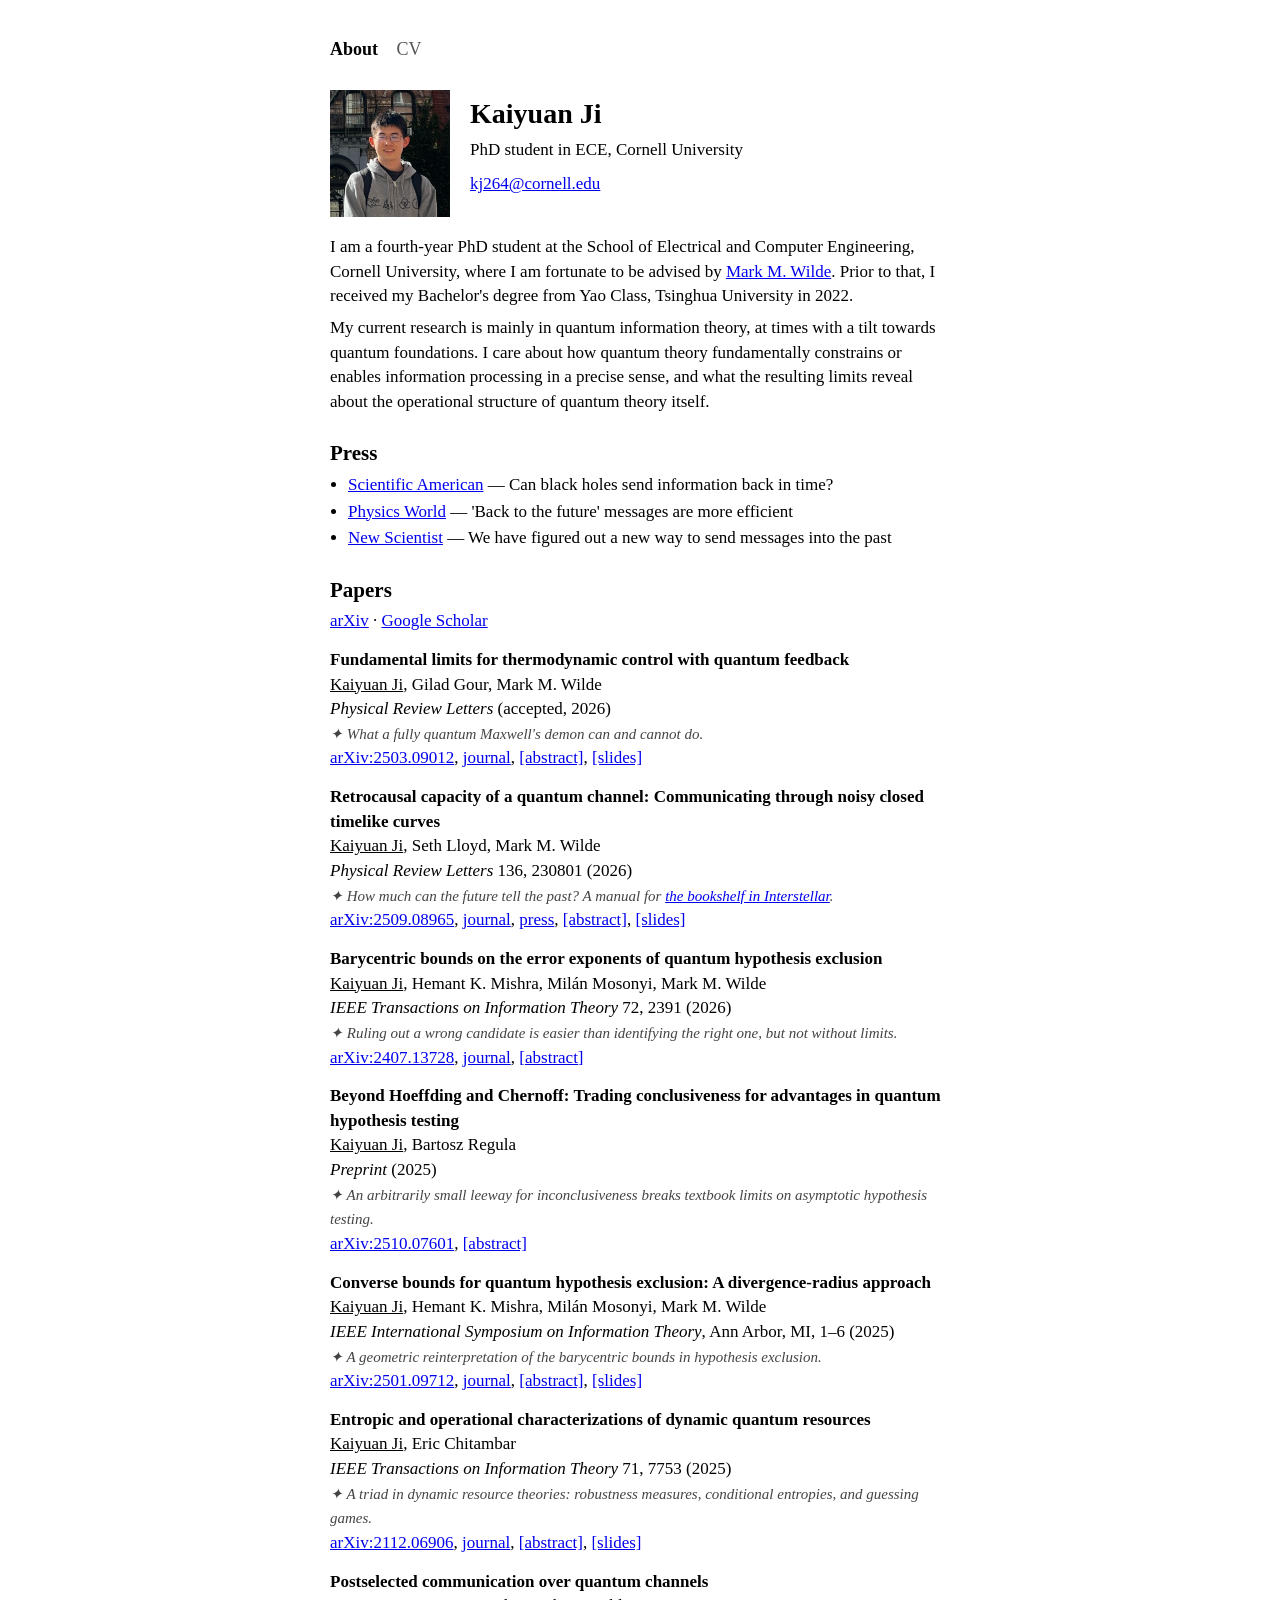
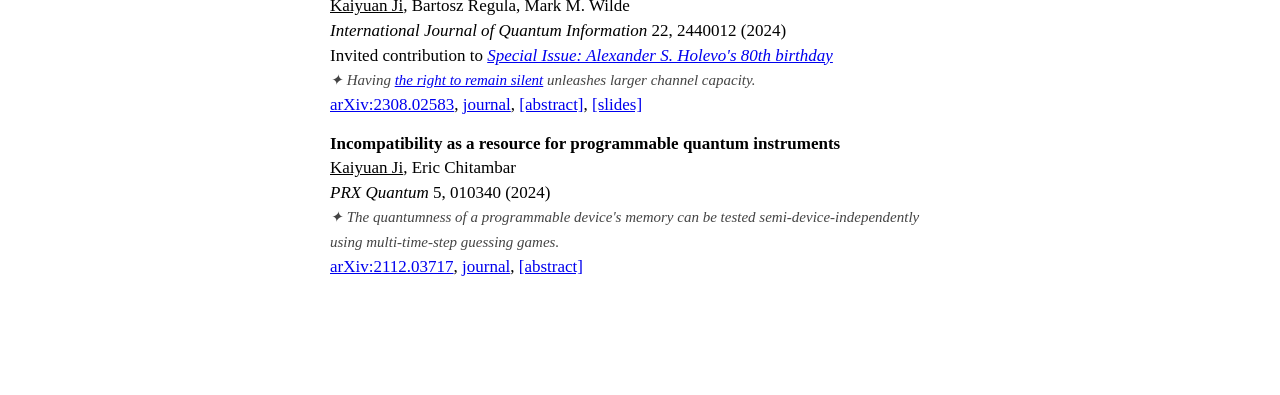
<file: index.html>
<!DOCTYPE html>
<html lang="en">
<head>
  <meta charset="UTF-8">
  <meta name="viewport" content="width=device-width, initial-scale=1.0">
  <title>Kaiyuan Ji</title>
  <link rel="stylesheet" href="style.css">
</head>
<body>

  <nav>
    <a href="index.html" class="active">About</a>
    <a href="cv.html">CV</a>
  </nav>

  <div class="header">
    <img src="photo.jpg" alt="Kaiyuan Ji">
    <div class="header-text">
      <h1>Kaiyuan Ji</h1>
      <h2 class="subtitle">PhD student in ECE, Cornell University</h2>
      <a href="mailto:kj264@cornell.edu">kj264@cornell.edu</a>
    </div>
  </div>

  <p>
    I am a fourth-year PhD student at the School of Electrical and Computer Engineering, Cornell University, where I am fortunate to be advised by <a href="https://markwilde.com">Mark M. Wilde</a>.
    Prior to that, I received my Bachelor's degree from Yao Class, Tsinghua University in 2022.
  </p>
  <p>
    My current research is mainly in quantum information theory, at times with a tilt towards quantum foundations.
    I care about how quantum theory fundamentally constrains or enables information processing in a precise sense, and what the resulting limits reveal about the operational structure of quantum theory itself.
  </p>

  <h3 class="section-title">Press</h3>
  <ul>
    <li><a href="https://www.scientificamerican.com/article/can-black-holes-send-information-back-in-time/">Scientific American</a> — Can black holes send information back in time?</li>
    <li><a href="https://physicsworld.com/a/back-to-the-future-messages-are-more-efficient/">Physics World</a> — 'Back to the future' messages are more efficient</li>
    <li><a href="https://www.newscientist.com/article/2524371-we-have-figured-out-a-new-way-to-send-messages-into-the-past/">New Scientist</a> — We have figured out a new way to send messages into the past</li>
  </ul>

  <h3 class="section-title">Papers</h3>
  <p class="profile-links"><a href="https://arxiv.org/a/ji_k_2.html">arXiv</a> · <a href="https://scholar.google.com/citations?user=j7s9jhcAAAAJ">Google Scholar</a></p>

  <!-- Newest first by last arXiv version date. -->

  <div class="paper">
    <b>Fundamental limits for thermodynamic control with quantum feedback</b><br>
    <u>Kaiyuan Ji</u>, Gilad Gour, Mark M. Wilde<br>
    <i>Physical Review Letters</i> (accepted, 2026)<br>
    <i class="summary-inline">✦ What a fully quantum Maxwell's demon can and cannot do.</i><br>
    <a href="https://arxiv.org/abs/2503.09012">arXiv:2503.09012</a>,
    <a href="https://doi.org/10.1103/x67n-33gr">journal</a>,
    <a href="#" onclick="toggle(this);return false;">[abstract]</a>,
    <a href="slides/Feedback.pdf">[slides]</a>
    <div class="abstract">
      The study of feedback control inspired by Maxwell's demon has yielded fundamental insights into the relationship between thermodynamics and information. However, its fully quantum formulation, where the controller holds quantum side information that cannot be treated as a classical record, remains incomplete. In this paper, we establish fundamental no-go limits for thermodynamic state conversion while allowing quantum side information to be fed back to the system coherently. From two basic operational principles respected by all physically admissible feedback-control schemes, we derive the tightest possible bounds on the single-shot work of formation and extractable work for arbitrary quantum systems conditioned on arbitrary quantum side information. In the asymptotic limit, these bounds yield a generalized second law of thermodynamics with quantum feedback, governed by a conditional free energy. We further show that this generalized second law is consistent with the traditional second law once the acquisition, processing, and reset of side information are accounted for. These results extend information thermodynamics to the fully quantum regime and provide precise thermodynamic meanings for the negativity of single-shot conditional entropies.
    </div>
  </div>

  <div class="paper">
    <b>Retrocausal capacity of a quantum channel: Communicating through noisy closed timelike curves</b><br>
    <u>Kaiyuan Ji</u>, Seth Lloyd, Mark M. Wilde<br>
    <i>Physical Review Letters</i> 136, 230801 (2026)<br>
    <i class="summary-inline">✦ How much can the future tell the past? A manual for <a href="https://dribbble.com/shots/5696261-Bookshelf-Scene">the bookshelf in <i>Interstellar</i></a>.</i><br>
    <a href="https://arxiv.org/abs/2509.08965">arXiv:2509.08965</a>,
    <a href="https://doi.org/10.1103/znyd-npk5">journal</a>,
    <a href="https://www.scientificamerican.com/article/can-black-holes-send-information-back-in-time/">press</a>,
    <a href="#" onclick="toggle(this);return false;">[abstract]</a>,
    <a href="slides/Retrocausality.pdf">[slides]</a>
    <div class="abstract">
      We study the capacity of a quantum channel for retrocausal communication, where messages are transmitted backward in time, from a sender in the future to a receiver in the past, through a noisy postselected closed timelike curve (P-CTC) mathematically represented by the channel. We completely characterize the one-shot retrocausal quantum and classical capacities, and we show that the corresponding asymptotic capacities are equal to the average and sum, respectively, of the channel's max-information and its regularized Doeblin information. This endows these information measures with a novel operational interpretation. Furthermore, our characterization can be generalized beyond quantum channels to all completely positive maps. This imposes information-theoretic limits on transmitting messages via postselected-teleportation-like mechanisms with arbitrary initial- and final-state boundary conditions, including those considered in various black-hole final-state models.
    </div>
  </div>

  <div class="paper">
    <b>Barycentric bounds on the error exponents of quantum hypothesis exclusion</b><br>
    <u>Kaiyuan Ji</u>, Hemant K. Mishra, Milán Mosonyi, Mark M. Wilde<br>
    <i>IEEE Transactions on Information Theory</i> 72, 2391 (2026)<br>
    <i class="summary-inline">✦ Ruling out a wrong candidate is easier than identifying the right one, but not without limits.</i><br>
    <a href="https://arxiv.org/abs/2407.13728">arXiv:2407.13728</a>,
    <a href="https://doi.org/10.1109/TIT.2026.3661340">journal</a>,
    <a href="#" onclick="toggle(this);return false;">[abstract]</a>
    <div class="abstract">
      Quantum state exclusion is an operational task with application to ontological interpretations of quantum states. In such a task, one is given a system whose state is randomly selected from a finite set, and the goal is to identify a state from the set that is not the true state of the system. An error occurs if and only if the state identified is the true state. In this paper, we study the optimal error probability of quantum state exclusion and its error exponent from an information-theoretic perspective. Our main finding is a single-letter upper bound on the error exponent of state exclusion given by the multivariate log-Euclidean Chernoff divergence, and we prove that this improves upon the best previously known upper bound. We also extend our analysis to quantum channel exclusion, and we establish a single-letter and efficiently computable upper bound on its error exponent, admitting the use of adaptive strategies. We derive both upper bounds, for state and channel exclusion, based on one-shot analysis and formulate them as a type of multivariate divergence measure called a barycentric Chernoff divergence. Moreover, our result on channel exclusion has implications in two important special cases. First, when there are two hypotheses, our result provides the first known efficiently computable upper bound on the error exponent of symmetric binary channel discrimination. Second, when all channels are classical, we show that our upper bound is achievable by a parallel strategy, thus solving the exact error exponent of classical channel exclusion.
    </div>
  </div>

  <div class="paper">
    <b>Beyond Hoeffding and Chernoff: Trading conclusiveness for advantages in quantum hypothesis testing</b><br>
    <u>Kaiyuan Ji</u>, Bartosz Regula<br>
    <i>Preprint</i> (2025)<br>
    <i class="summary-inline">✦ An arbitrarily small leeway for inconclusiveness breaks textbook limits on asymptotic hypothesis testing.</i><br>
    <a href="https://arxiv.org/abs/2510.07601">arXiv:2510.07601</a>,
    <a href="#" onclick="toggle(this);return false;">[abstract]</a>
    <div class="abstract">
      The ultimate limits of quantum state discrimination are often thought to be captured by asymptotic bounds that restrict the achievable error probabilities, notably the quantum Chernoff and Hoeffding bounds. Here we study hypothesis testing protocols that are permitted a probability of producing an inconclusive discrimination outcome, and investigate their performance when this probability is suitably constrained. We show that even by allowing an arbitrarily small probability of inconclusiveness, the limits imposed by the quantum Hoeffding and Chernoff bounds can be significantly exceeded. This completely circumvents the conventional trade-offs between error exponents in hypothesis testing while incurring only a vanishingly small overhead over conventional approaches. Such improvements over standard state discrimination are robust and can be obtained even when an exponentially vanishing probability of inconclusive outcomes is demanded. Relaxing the constraints on the inconclusive probability can enable even larger advantages, but this comes at a price. We show a 'strong converse' property of this setting: targeting error exponents beyond those achievable with vanishing inconclusiveness necessarily forces the probability of inconclusive outcomes to converge to one. By exactly quantifying the rate of this convergence, we give a complete characterisation of the trade-offs between error exponents and rates of conclusive outcome probabilities. Overall, our results provide a comprehensive asymptotic picture of how the allowance for inconclusive measurement outcomes reshapes optimal quantum hypothesis testing.
    </div>
  </div>

  <div class="paper">
    <b>Converse bounds for quantum hypothesis exclusion: A divergence-radius approach</b><br>
    <u>Kaiyuan Ji</u>, Hemant K. Mishra, Milán Mosonyi, Mark M. Wilde<br>
    <i>IEEE International Symposium on Information Theory</i>, Ann Arbor, MI, 1–6 (2025)<br>
    <i class="summary-inline">✦ A geometric reinterpretation of the barycentric bounds in hypothesis exclusion.</i><br>
    <a href="https://arxiv.org/abs/2501.09712">arXiv:2501.09712</a>,
    <a href="https://doi.org/10.1109/ISIT63088.2025.11195689">journal</a>,
    <a href="#" onclick="toggle(this);return false;">[abstract]</a>,
    <a href="slides/Exclusion.pdf">[slides]</a>
    <div class="abstract">
      Hypothesis exclusion is an information-theoretic task in which an experimenter aims at ruling out a false hypothesis from a finite set of known candidates, and an error occurs if and only if the hypothesis being ruled out is the ground truth. For the tasks of quantum state exclusion and quantum channel exclusion — where hypotheses are represented by quantum states and quantum channels, respectively — efficiently computable upper bounds on the asymptotic error exponents were established in a recent work of the current authors [Ji et al., arXiv:2407.13728 (2024)], where the derivation was based on nonasymptotic analysis. In this companion paper of our previous work, we provide alternative proofs for the same upper bounds on the asymptotic error exponents of quantum state and channel exclusion, but using a conceptually different approach from the one adopted in the previous work. Specifically, we apply strong converse results for asymmetric binary hypothesis testing to distinguishing an arbitrary "dummy" hypothesis from each of the concerned candidates. This leads to the desired upper bounds in terms of divergence radii via a geometrically inspired argument.
    </div>
  </div>

  <div class="paper">
    <b>Entropic and operational characterizations of dynamic quantum resources</b><br>
    <u>Kaiyuan Ji</u>, Eric Chitambar<br>
    <i>IEEE Transactions on Information Theory</i> 71, 7753 (2025)<br>
    <i class="summary-inline">✦ A triad in dynamic resource theories: robustness measures, conditional entropies, and guessing games.</i><br>
    <a href="https://arxiv.org/abs/2112.06906">arXiv:2112.06906</a>,
    <a href="https://doi.org/10.1109/TIT.2025.3559765">journal</a>,
    <a href="#" onclick="toggle(this);return false;">[abstract]</a>,
    <a href="slides/Entropy.pdf">[slides]</a>
    <div class="abstract">
      We offer new methods for characterizing general closed and convex quantum resource theories, including dynamic ones, based on entropic concepts and operational tasks. We propose a resource-theoretic generalization of the quantum conditional min-entropy, termed the free conditional min-entropy (FCME), in the sense that it quantifies an observer's "subjective" degree of uncertainty about a quantum system given that the observer's information processing is limited to free operations of the resource theory. Using this generalized concept, we provide a complete set of entropic conditions for free convertibility between quantum states or channels in any closed and convex quantum resource theory. We also derive an information-theoretic interpretation for the resource global robustness of a state or a channel in terms of a mutual-information-like quantity based on the FCME. Apart from this entropic approach, we characterize dynamic resources by also analyzing their performance in operational tasks. We construct operationally meaningful and complete sets of resource monotones with these tasks, which enable faithful tests of free convertibility between quantum channels. Finally, we show that every well-defined robustness-based measure of a channel can be interpreted as an operational advantage of the channel over free channels in a communication task.
    </div>
  </div>

  <div class="paper">
    <b>Postselected communication over quantum channels</b><br>
    <u>Kaiyuan Ji</u>, Bartosz Regula, Mark M. Wilde<br>
    <i>International Journal of Quantum Information</i> 22, 2440012 (2024)<br>
    Invited contribution to <a href="https://www.worldscientific.com/toc/ijqi/22/05"><i>Special Issue: Alexander S. Holevo's 80th birthday</i></a><br>
    <i class="summary-inline">✦ Having <a href="https://en.wikipedia.org/wiki/Right_to_silence">the right to remain silent</a> unleashes larger channel capacity.</i><br>
    <a href="https://arxiv.org/abs/2308.02583">arXiv:2308.02583</a>,
    <a href="https://doi.org/10.1142/S0219749924400124">journal</a>,
    <a href="#" onclick="toggle(this);return false;">[abstract]</a>,
    <a href="slides/Postselection.pdf">[slides]</a>
    <div class="abstract">
      The single-letter characterisation of the entanglement-assisted capacity of a quantum channel is one of the seminal results of quantum information theory. In this paper, we consider a modified communication scenario in which the receiver is allowed an additional, 'inconclusive' measurement outcome, and we employ an error metric given by the error probability in decoding the transmitted message conditioned on a conclusive measurement result. We call this setting postselected communication and the ensuing highest achievable rates the postselected capacities. Here, we provide a precise single-letter characterisation of postselected capacities in the setting of entanglement assistance as well as the more general nonsignalling assistance, establishing that they are both equal to the channel's projective mutual information — a variant of mutual information based on the Hilbert projective metric. We do so by establishing bounds on the one-shot postselected capacities, with a lower bound that makes use of a postselected teleportation-based protocol and an upper bound in terms of the postselected hypothesis testing relative entropy. As such, we obtain fundamental limits on a channel's ability to communicate even when this strong resource of postselection is allowed, implying limitations on communication even when the receiver has access to postselected closed timelike curves.
    </div>
  </div>

  <div class="paper">
    <b>Incompatibility as a resource for programmable quantum instruments</b><br>
    <u>Kaiyuan Ji</u>, Eric Chitambar<br>
    <i>PRX Quantum</i> 5, 010340 (2024)<br>
    <i class="summary-inline">✦ The quantumness of a programmable device's memory can be tested semi-device-independently using multi-time-step guessing games.</i><br>
    <a href="https://arxiv.org/abs/2112.03717">arXiv:2112.03717</a>,
    <a href="https://doi.org/10.1103/PRXQuantum.5.010340">journal</a>,
    <a href="#" onclick="toggle(this);return false;">[abstract]</a>
    <div class="abstract">
      Quantum instruments represent the most general type of quantum measurement, as they incorporate processes with both classical and quantum outputs. In many scenarios, it may be desirable to have some "on-demand" device that is capable of implementing one of many possible instruments whenever the experimenter desires. We refer to such objects as programmable instrument devices (PIDs), and this paper studies PIDs from a resource-theoretic perspective. A physically important class of PIDs are those that do not require quantum memories to implement, and these are naturally "free" in this resource theory. Additionally, these free objects correspond precisely to the class of unsteerable channel assemblages in the study of channel steering. The traditional notion of measurement incompatibility emerges as a resource in this theory since any PID controlling an incompatible family of instruments requires a quantum memory to build. We identify an incompatibility preorder between PIDs based on whether one can be transformed into another using processes that do not require additional quantum memories. Necessary and sufficient conditions are derived for when such transformations are possible based on how well certain guessing games can be played using a given PID. Ultimately our results provide an operational characterization of incompatibility, and they offer semi-device-independent tests for incompatibility in the most general types of quantum instruments.
    </div>
  </div>

  <script>
    function toggle(el) {
      var div = el.closest('.paper').querySelector('.abstract');
      if (div.style.display === 'block') {
        div.style.display = 'none';
        el.textContent = '[abstract]';
      } else {
        div.style.display = 'block';
        el.textContent = '[hide]';
      }
    }
  </script>

</body>
</html>
</file>
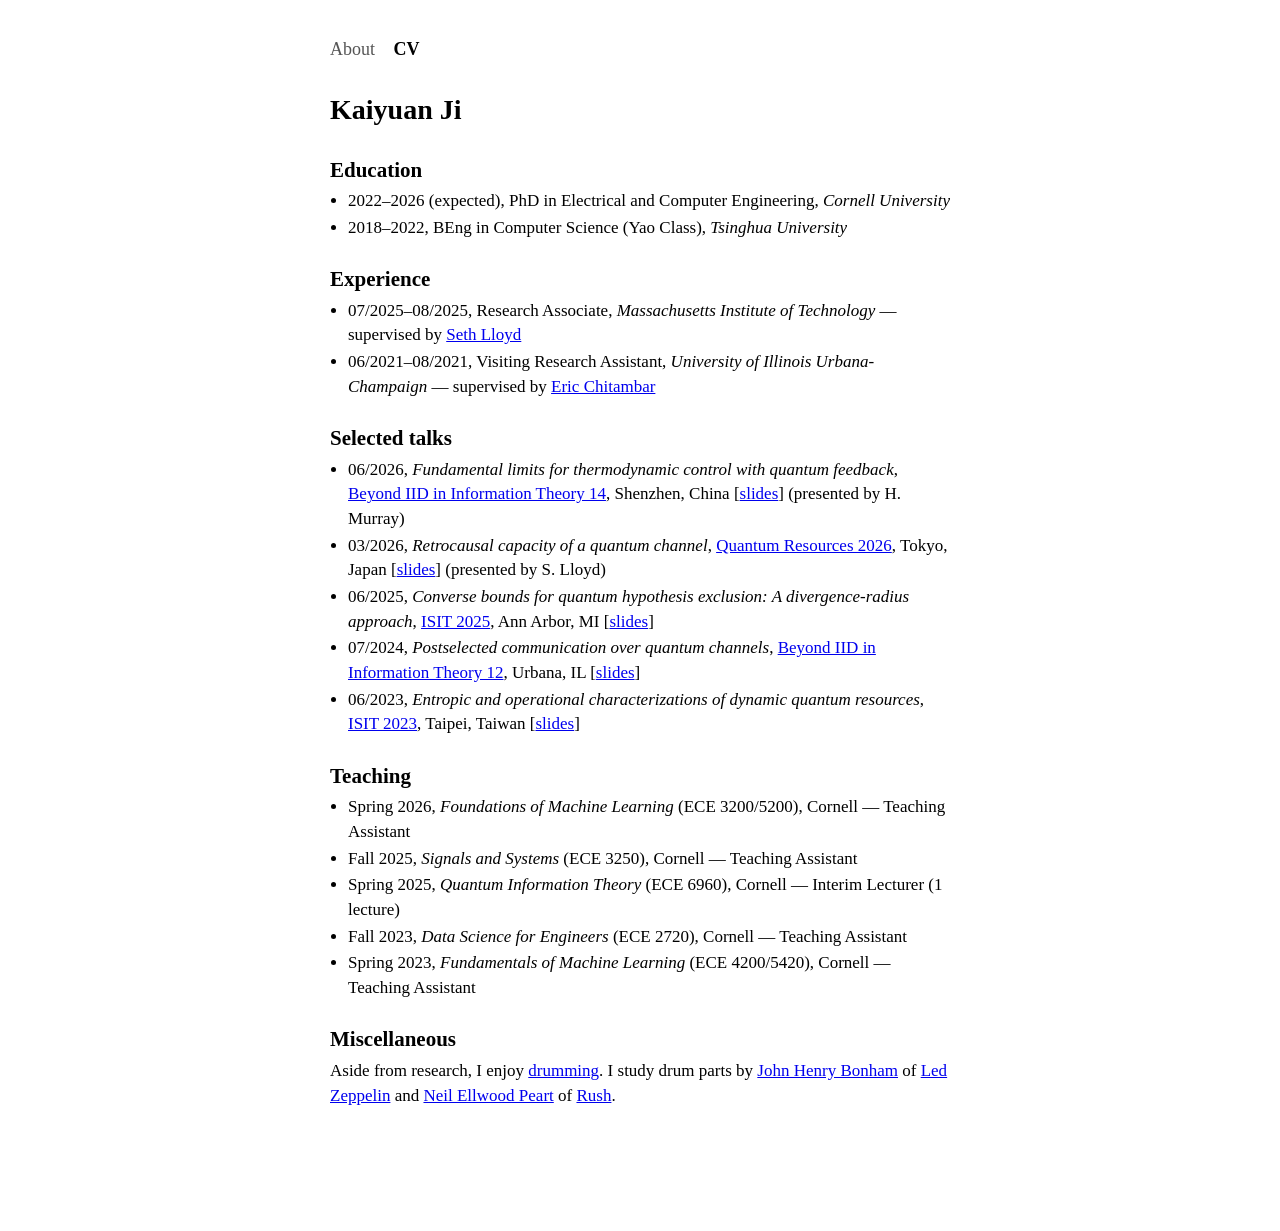
<file: cv.html>
<!DOCTYPE html>
<html lang="en">
<head>
  <meta charset="UTF-8">
  <meta name="viewport" content="width=device-width, initial-scale=1.0">
  <title>CV — Kaiyuan Ji</title>
  <link rel="stylesheet" href="style.css">
</head>
<body>

  <nav>
    <a href="index.html">About</a>
    <a href="cv.html" class="active">CV</a>
  </nav>

  <h1>Kaiyuan Ji</h1>

  <h3>Education</h3>

  <ul>
    <li>2022–2026 (expected), PhD in Electrical and Computer Engineering, <i>Cornell University</i></li>
    <li>2018–2022, BEng in Computer Science (Yao Class), <i>Tsinghua University</i></li>
  </ul>

  <h3>Experience</h3>

  <ul>
    <li>07/2025–08/2025, Research Associate, <i>Massachusetts Institute of Technology</i> — supervised by <a href="https://meche.mit.edu/people/faculty/slloyd@mit.edu">Seth Lloyd</a></li>
    <li>06/2021–08/2021, Visiting Research Assistant, <i>University of Illinois Urbana-Champaign</i> — supervised by <a href="https://quantum-entangled.ece.illinois.edu/">Eric Chitambar</a></li>
  </ul>

  <h3>Selected talks</h3>

  <ul>
    <li>06/2026, <i>Fundamental limits for thermodynamic control with quantum feedback</i>, <a href="https://www.beyondiid2026.com">Beyond IID in Information Theory 14</a>, Shenzhen, China [<a href="slides/Feedback_BIID.pdf">slides</a>] (presented by H. Murray)</li>
    <li>03/2026, <i>Retrocausal capacity of a quantum channel</i>, <a href="https://2026.quantumresources.science">Quantum Resources 2026</a>, Tokyo, Japan [<a href="slides/Retrocausality_QRW.pdf">slides</a>] (presented by S. Lloyd)</li>
    <li>06/2025, <i>Converse bounds for quantum hypothesis exclusion: A divergence-radius approach</i>, <a href="https://www.showsbee.com/fairs/93948-IEEE-ISIT-2025.html">ISIT 2025</a>, Ann Arbor, MI [<a href="slides/Exclusion.pdf">slides</a>]</li>
    <li>07/2024, <i>Postselected communication over quantum channels</i>, <a href="https://beyondiid2024.iquist.illinois.edu">Beyond IID in Information Theory 12</a>, Urbana, IL [<a href="slides/Postselection.pdf">slides</a>]</li>
    <li>06/2023, <i>Entropic and operational characterizations of dynamic quantum resources</i>, <a href="https://www.showsbee.com/fairs/89127-IEEE-ISIT-2023.html">ISIT 2023</a>, Taipei, Taiwan [<a href="slides/Entropy.pdf">slides</a>]</li>

  </ul>

  <h3>Teaching</h3>

  <ul>
    <li>Spring 2026, <i>Foundations of Machine Learning</i> (ECE 3200/5200), Cornell — Teaching Assistant</li>
    <li>Fall 2025, <i>Signals and Systems</i> (ECE 3250), Cornell — Teaching Assistant</li>
    <li>Spring 2025, <i>Quantum Information Theory</i> (ECE 6960), Cornell — Interim Lecturer (1 lecture)</li>
    <li>Fall 2023, <i>Data Science for Engineers</i> (ECE 2720), Cornell — Teaching Assistant</li>
    <li>Spring 2023, <i>Fundamentals of Machine Learning</i> (ECE 4200/5420), Cornell — Teaching Assistant</li>
  </ul>

<h3>Miscellaneous</h3>

  <p>Aside from research, I enjoy <a href="drumming.jpg">drumming</a>. I study drum parts by <a href="https://en.wikipedia.org/wiki/John_Bonham">John Henry Bonham</a> of <a href="https://www.youtube.com/watch?v=xbhCPt6PZIU&list=RDxbhCPt6PZIU&start_radio=1">Led Zeppelin</a> and <a href="https://en.wikipedia.org/wiki/Neil_Peart">Neil Ellwood Peart</a> of <a href="https://www.youtube.com/watch?v=QuL_euRslTc&list=RDQuL_euRslTc&start_radio=1">Rush</a>.</p>

</body>
</html>
</file>
<file: style.css>
body {
  max-width: 620px;
  margin: 36px auto;
  padding: 0 20px 80px;
  font-family: 'Times New Roman', Times, serif;
  font-size: 17px;
  line-height: 1.45;
  color: #000;
  background: #fff;
}

a { color: #0000EE; }

/* ── Top nav ── */
nav {
  margin-bottom: 28px;
  font-size: 18px;
}
nav a { margin-right: 14px; text-decoration: none; color: #555; }
nav a:hover { color: #000; }
nav a.active { color: #000; font-weight: bold; text-decoration: none; }

/* ── Header: photo left, name right ── */
.header {
  display: flex;
  align-items: flex-start;
  gap: 20px;
  margin-bottom: 18px;
}
.header img { width: 120px; flex-shrink: 0; }
.header-text { padding-top: 4px; }

h1 { font-size: 28px; margin: 0 0 3px 0; }
h2.subtitle { font-size: 17px; font-weight: normal; font-style: normal; margin: 0 0 10px 0; }

/* ── Section titles ── */
h3 { font-size: 21px; margin: 24px 0 4px 0; }

/* ── Profile links under Papers heading ── */
.profile-links { margin: 2px 0 10px 0; }

/* ── Body ── */
p  { margin: 0 0 7px 0; }
ul { margin: 0 0 7px 0; padding-left: 18px; }
li { margin-bottom: 2px; }

/* ── Paper entries ── */
.paper { margin-top: 14px; }

/* ── One-sentence summary ── */
.summary-inline { color: #444; font-size: 15px; }

/* ── Abstract toggle ── */
.abstract {
  display: none;
  margin: 5px 0 3px 14px;
  padding-left: 10px;
  border-left: 2px solid #bbb;
  font-size: 15px;
  line-height: 1.45;
}
</file>
